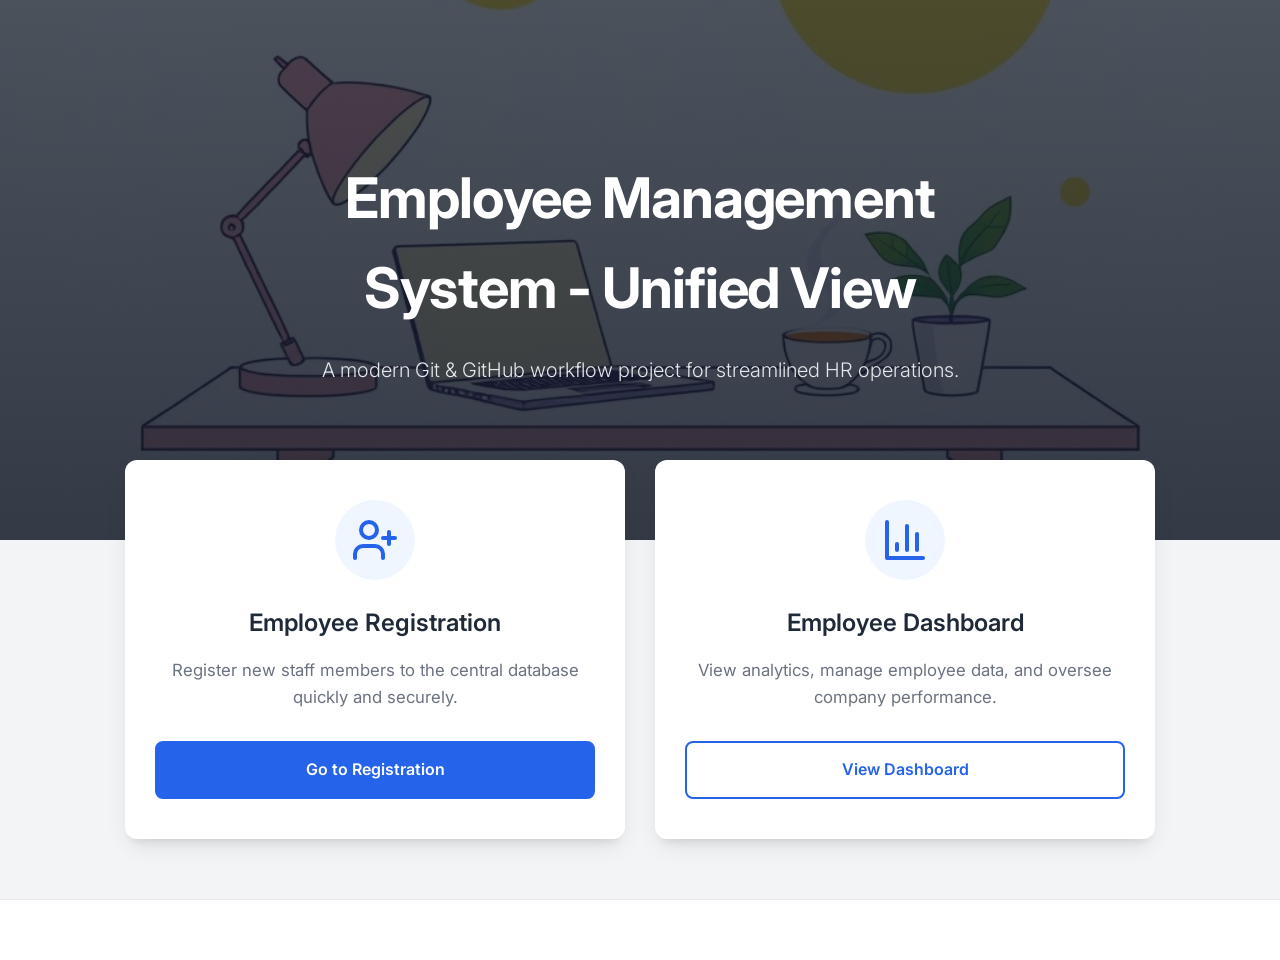
<file: index.html>
<!DOCTYPE html>
<html lang="en">
<head>
    <meta charset="UTF-8">
    <meta name="viewport" content="width=device-width, initial-scale=1.0">
    <title>Employee Management System - Unified View</title>
    <link rel="stylesheet" href="style.css">
    <link href="https://fonts.googleapis.com/css2?family=Inter:wght@300;400;600;700&display=swap" rel="stylesheet">
</head>
<body>
    <header class="hero">
        <div class="hero-overlay"></div>
        <div class="hero-content">
            <h1>Employee Management System - Unified View</h1>
            <p>A modern Git & GitHub workflow project for streamlined HR operations.</p>
        </div>
    </header>

    <main class="container">
        <section class="cards-section">
            <div class="card">
                <div class="card-icon">
                    <svg viewBox="0 0 24 24" width="48" height="48" stroke="currentColor" stroke-width="2" fill="none" stroke-linecap="round" stroke-linejoin="round">
                        <path d="M16 21v-2a4 4 0 0 0-4-4H6a4 4 0 0 0-4 4v2"></path>
                        <circle cx="9" cy="7" r="4"></circle>
                        <line x1="19" y1="8" x2="19" y2="14"></line>
                        <line x1="22" y1="11" x2="16" y2="11"></line>
                    </svg>
                </div>
                <h2>Employee Registration</h2>
                <p>Register new staff members to the central database quickly and securely.</p>
                <a href="employee-registration.html" class="btn">Go to Registration</a>
            </div>

            <div class="card">
                <div class="card-icon">
                    <svg viewBox="0 0 24 24" width="48" height="48" stroke="currentColor" stroke-width="2" fill="none" stroke-linecap="round" stroke-linejoin="round">
                        <path d="M3 3v18h18"></path>
                        <path d="M18 17V9"></path>
                        <path d="M13 17V5"></path>
                        <path d="M8 17v-3"></path>
                    </svg>
                </div>
                <h2>Employee Dashboard</h2>
                <p>View analytics, manage employee data, and oversee company performance.</p>
                <a href="employee-dashboard.html" class="btn btn-outline">View Dashboard</a>
            </div>
        </section>
    </main>
    <footer>
    </footer>
</body>
</html>
</file>
<file: style.css>
:root {
    --primary-color: #2563eb;
    --primary-hover: #1d4ed8;
    --text-color: #1f2937;
    --text-light: #6b7280;
    --bg-color: #f3f4f6;
    --card-bg: #ffffff;
    --border-radius: 12px;
}

* {
    margin: 0;
    padding: 0;
    box-sizing: border-box;
}

body {
    font-family: 'Inter', system-ui, -apple-system, sans-serif;
    color: var(--text-color);
    background-color: var(--bg-color);
    line-height: 1.6;
    display: flex;
    flex-direction: column;
    min-height: 100vh;
}

.hero {
    position: relative;
    height: 60vh;
    min-height: 450px;
    background-image: url('heroimage.jpg');
    background-color: #111827;
    background-size: cover;
    background-position: center;
    display: flex;
    align-items: center;
    justify-content: center;
    text-align: center;
}

.hero-overlay {
    position: absolute;
    top: 0;
    left: 0;
    width: 100%;
    height: 100%;
    background: linear-gradient(rgba(17, 24, 39, 0.75), rgba(17, 24, 39, 0.85));
}

.hero-content {
    position: relative;
    z-index: 1;
    color: #ffffff;
    max-width: 800px;
    padding: 0 20px;
}

.hero-content h1 {
    font-size: 3.5rem;
    font-weight: 700;
    margin-bottom: 1.25rem;
    letter-spacing: -0.02em;
    animation: fadeInDown 0.8s ease-out;
}

.hero-content p {
    font-size: 1.25rem;
    font-weight: 300;
    color: #e5e7eb;
    animation: fadeInUp 0.8s ease-out 0.2s both;
}
.container {
    flex: 1;
    max-width: 1200px;
    margin: -80px auto 60px;
    padding: 0 20px;
    position: relative;
    z-index: 10;
}

.cards-section {
    display: flex;
    flex-wrap: wrap;
    gap: 30px;
    justify-content: center;
}

.card {
    background-color: var(--card-bg);
    border-radius: var(--border-radius);
    padding: 40px 30px;
    flex: 1 1 350px;
    max-width: 500px;
    text-align: center;
    box-shadow: 0 10px 25px -5px rgba(0, 0, 0, 0.1), 0 8px 10px -6px rgba(0, 0, 0, 0.1);
    transition: transform 0.3s ease, box-shadow 0.3s ease;
    display: flex;
    flex-direction: column;
}

.card:hover {
    transform: translateY(-8px);
    box-shadow: 0 20px 25px -5px rgba(0, 0, 0, 0.1), 0 10px 10px -5px rgba(0, 0, 0, 0.04);
}

.card-icon {
    color: var(--primary-color);
    margin-bottom: 24px;
    background-color: #eff6ff;
    width: 80px;
    height: 80px;
    border-radius: 50%;
    display: flex;
    align-items: center;
    justify-content: center;
    margin-left: auto;
    margin-right: auto;
}

.card h2 {
    font-size: 1.5rem;
    font-weight: 600;
    margin-bottom: 15px;
    color: var(--text-color);
}

.card p {
    color: var(--text-light);
    margin-bottom: 30px;
    flex-grow: 1;
    font-size: 1.05rem;
}

.btn {
    display: inline-block;
    padding: 14px 28px;
    background-color: var(--primary-color);
    color: #ffffff;
    text-decoration: none;
    border-radius: 8px;
    font-weight: 600;
    font-size: 1rem;
    transition: all 0.2s ease;
    border: 2px solid var(--primary-color);
}

.btn:hover {
    background-color: var(--primary-hover);
    border-color: var(--primary-hover);
    box-shadow: 0 4px 6px -1px rgba(37, 99, 235, 0.2);
}

.btn:active {
    transform: translateY(1px);
}

.btn-outline {
    background-color: transparent;
    color: var(--primary-color);
}

.btn-outline:hover {
    background-color: #eff6ff;
    color: var(--primary-hover);
}

footer {
    text-align: center;
    padding: 30px 20px;
    color: var(--text-light);
    font-size: 0.9rem;
    background-color: var(--card-bg);
    border-top: 1px solid #e5e7eb;
}
@keyframes fadeInDown {
    from { opacity: 0; transform: translateY(-20px); }
    to { opacity: 1; transform: translateY(0); }
}

@keyframes fadeInUp {
    from { opacity: 0; transform: translateY(20px); }
    to { opacity: 1; transform: translateY(0); }
}

@media (max-width: 768px) {
    .hero-content h1 {
        font-size: 2.25rem;
    }
    
    .hero-content p {
        font-size: 1.1rem;
    }
    
    .container {
        margin-top: -40px;
    }
    
    .card {
        padding: 30px 20px;
    }
}
</file>
